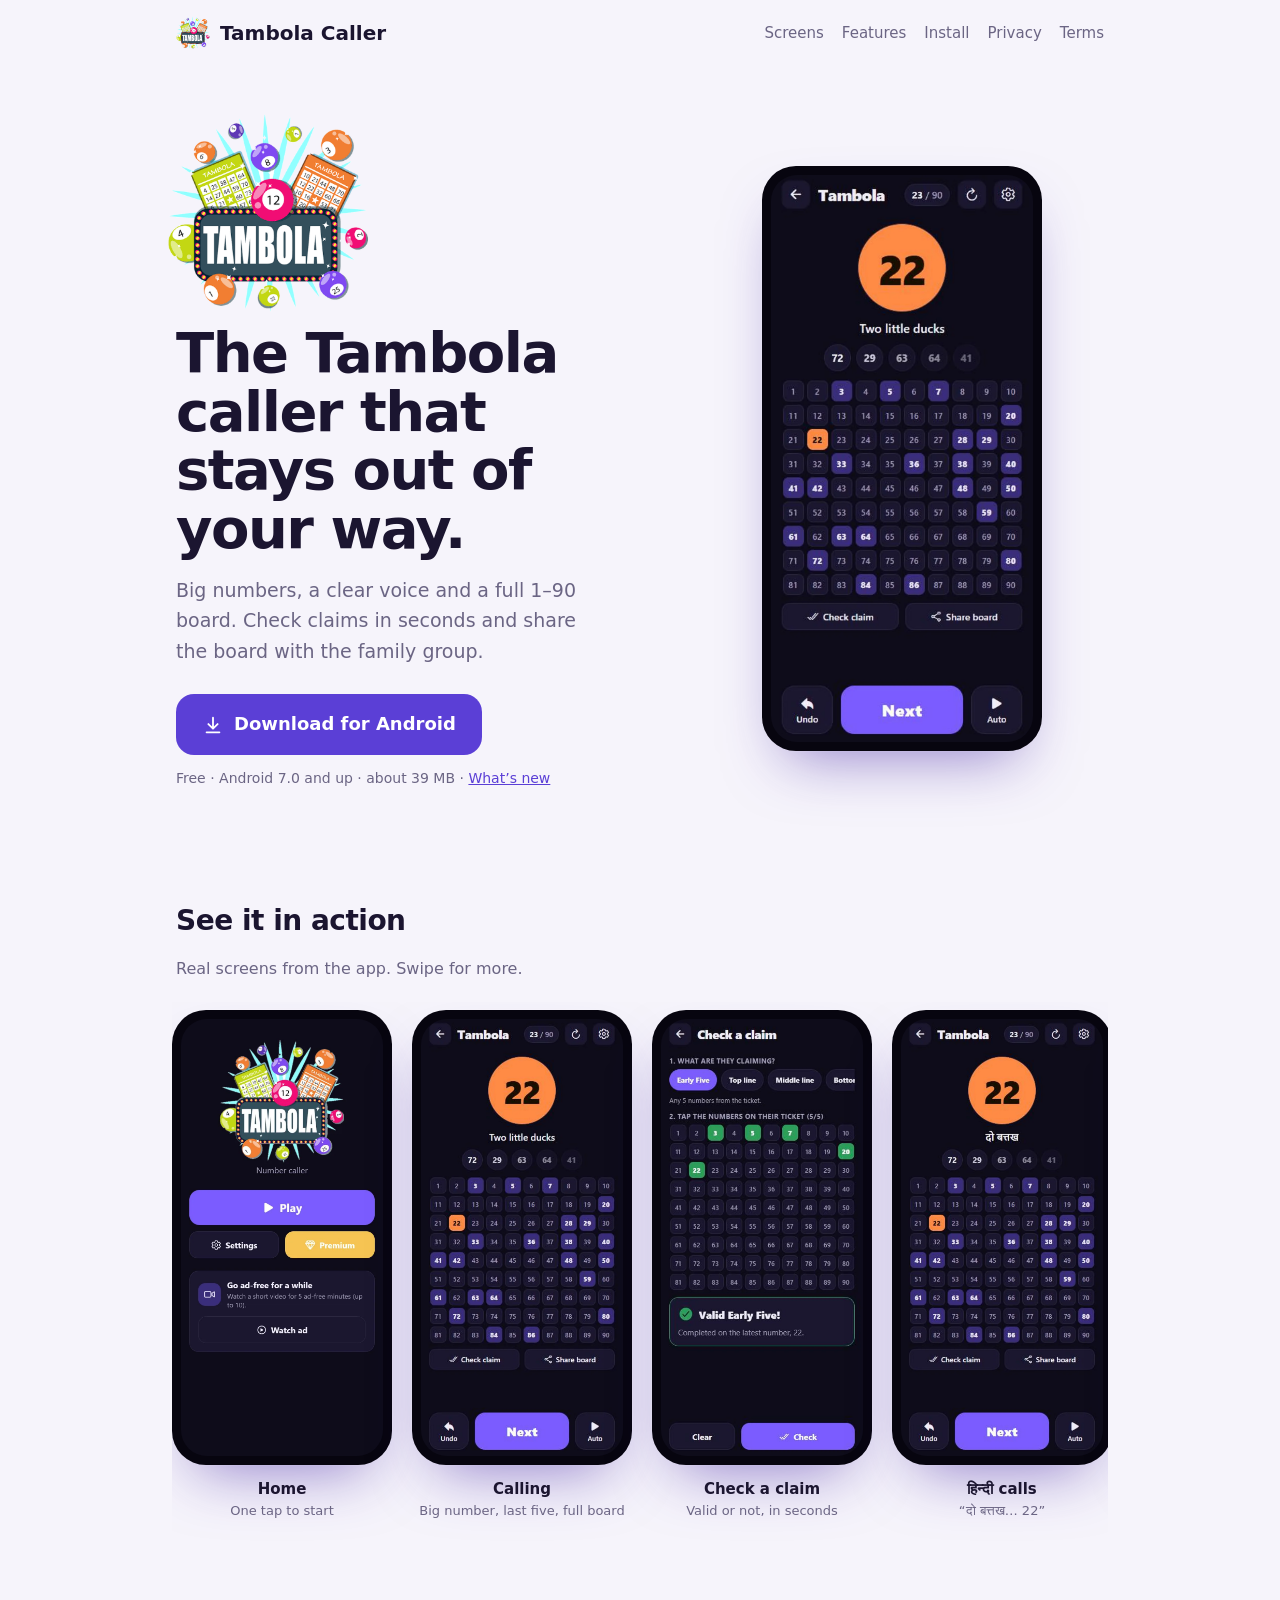
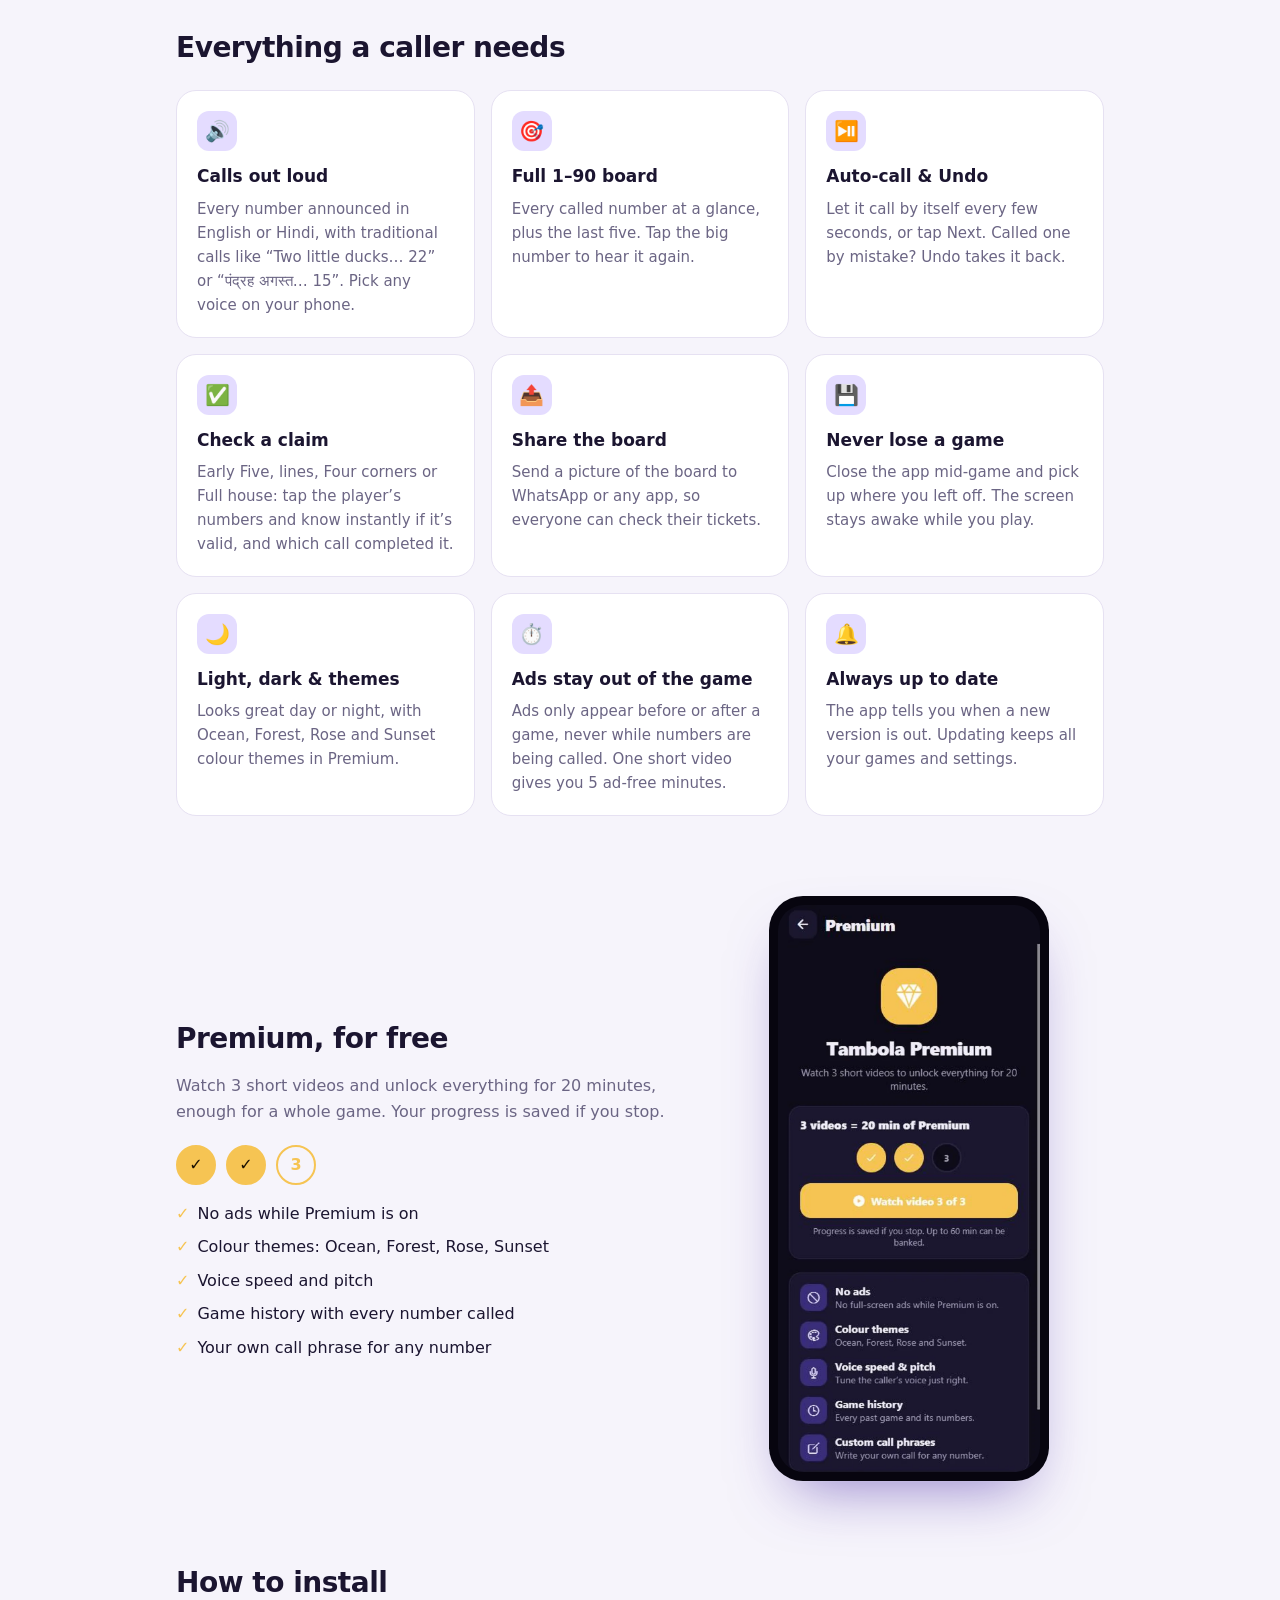
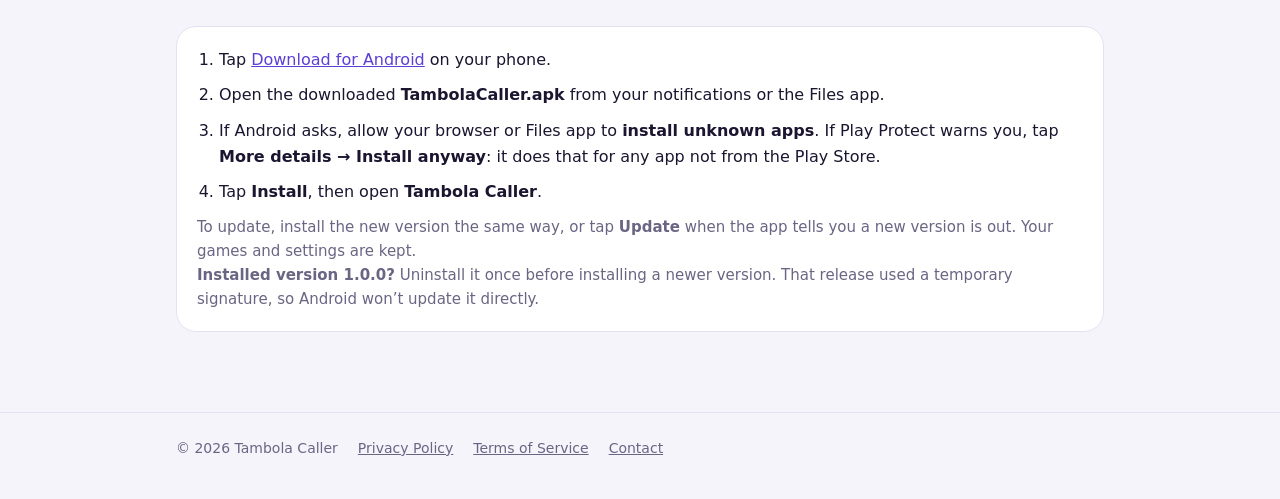
<file: index.html>
<!doctype html>
<html lang="en">
<head>
  <meta charset="utf-8" />
  <meta name="viewport" content="width=device-width, initial-scale=1" />
  <title>Tambola Caller – clean Tambola / Housie number caller</title>
  <meta name="description" content="A clean Tambola (Housie) number caller for Android. Calls numbers out loud in English and Hindi, shows a full 1–90 board, checks claims, shares the board and never interrupts a game with ads." />
  <meta property="og:title" content="Tambola Caller" />
  <meta property="og:description" content="Big numbers, a clear voice, a full 1–90 board and a claim checker. Free for Android." />
  <meta property="og:image" content="https://funsparktv-ai.github.io/Tambola/logo.png" />
  <link rel="icon" href="favicon.png" type="image/png" />
  <link rel="apple-touch-icon" href="apple-touch-icon.png" />
  <link rel="stylesheet" href="styles.css" />
</head>
<body>
  <header class="wrap nav">
    <a class="brand" href="./"><img class="mark" src="favicon.png" alt="" width="34" height="34" />Tambola Caller</a>
    <nav class="links">
      <a class="wide" href="#screens">Screens</a>
      <a class="wide" href="#features">Features</a>
      <a class="wide" href="#install">Install</a>
      <a href="privacy.html">Privacy</a>
      <a href="terms.html">Terms</a>
    </nav>
  </header>

  <main>
    <div class="wrap hero">
      <div>
        <img class="hero-logo" src="logo.png" alt="Tambola" width="220" height="217" />
        <h1>The Tambola caller that stays out of your way.</h1>
        <p class="lead">Big numbers, a clear voice and a full 1–90 board. Check claims in seconds and share the board with the family group.</p>
        <a class="btn" href="https://github.com/funsparktv-ai/Tambola/releases/latest/download/TambolaCaller.apk" id="download">
          <svg viewBox="0 0 24 24" aria-hidden="true"><path fill="currentColor" d="M12 3a1 1 0 0 1 1 1v9.59l3.3-3.3a1 1 0 1 1 1.4 1.42l-5 5a1 1 0 0 1-1.4 0l-5-5a1 1 0 1 1 1.4-1.42l3.3 3.3V4a1 1 0 0 1 1-1zM5 19h14a1 1 0 1 1 0 2H5a1 1 0 1 1 0-2z"/></svg>
          Download for Android
        </a>
        <p class="meta">Free · Android 7.0 and up · about 39 MB · <a href="https://github.com/funsparktv-ai/Tambola/releases">What’s new</a></p>
      </div>

      <figure class="shot">
        <img src="screens/game.webp" alt="A game in progress: the big orange ball shows 22, 'Two little ducks', with the 1–90 board below" width="390" height="844" />
      </figure>
    </div>

    <section id="screens">
      <div class="wrap">
        <h2>See it in action</h2>
        <p class="section-lead">Real screens from the app. Swipe for more.</p>
        <div class="gallery">
          <figure>
            <div class="shot"><img src="screens/home.webp" alt="Home screen with Play, Settings and Premium" loading="lazy" width="390" height="844" /></div>
            <figcaption>Home<span>One tap to start</span></figcaption>
          </figure>
          <figure>
            <div class="shot"><img src="screens/game.webp" alt="Game screen with the current number, last five calls and the full board" loading="lazy" width="390" height="844" /></div>
            <figcaption>Calling<span>Big number, last five, full board</span></figcaption>
          </figure>
          <figure>
            <div class="shot"><img src="screens/claim.webp" alt="Claim checker showing a valid Early Five" loading="lazy" width="390" height="844" /></div>
            <figcaption>Check a claim<span>Valid or not, in seconds</span></figcaption>
          </figure>
          <figure>
            <div class="shot"><img src="screens/hindi.webp" alt="Game screen in Hindi mode showing 'दो बत्तख' under 22" loading="lazy" width="390" height="844" /></div>
            <figcaption>हिन्दी calls<span>“दो बत्तख… 22”</span></figcaption>
          </figure>
          <figure>
            <div class="shot"><img src="screens/settings.webp" alt="Settings with dark mode, colour themes and voice options" loading="lazy" width="390" height="844" /></div>
            <figcaption>Settings<span>Themes, voice, speed</span></figcaption>
          </figure>
          <figure>
            <div class="shot"><img src="screens/premium.webp" alt="Premium screen: watch 3 videos for 20 minutes of Premium" loading="lazy" width="390" height="844" /></div>
            <figcaption>Premium<span>3 videos = 20 minutes</span></figcaption>
          </figure>
        </div>
      </div>
    </section>

    <section id="features">
      <div class="wrap">
        <h2>Everything a caller needs</h2>
        <div class="grid">
          <div class="card"><div class="icon">🔊</div><h3>Calls out loud</h3><p>Every number announced in English or Hindi, with traditional calls like “Two little ducks… 22” or “पंद्रह अगस्त… 15”. Pick any voice on your phone.</p></div>
          <div class="card"><div class="icon">🎯</div><h3>Full 1–90 board</h3><p>Every called number at a glance, plus the last five. Tap the big number to hear it again.</p></div>
          <div class="card"><div class="icon">⏯️</div><h3>Auto-call &amp; Undo</h3><p>Let it call by itself every few seconds, or tap Next. Called one by mistake? Undo takes it back.</p></div>
          <div class="card"><div class="icon">✅</div><h3>Check a claim</h3><p>Early Five, lines, Four corners or Full house: tap the player’s numbers and know instantly if it’s valid, and which call completed it.</p></div>
          <div class="card"><div class="icon">📤</div><h3>Share the board</h3><p>Send a picture of the board to WhatsApp or any app, so everyone can check their tickets.</p></div>
          <div class="card"><div class="icon">💾</div><h3>Never lose a game</h3><p>Close the app mid-game and pick up where you left off. The screen stays awake while you play.</p></div>
          <div class="card"><div class="icon">🌙</div><h3>Light, dark &amp; themes</h3><p>Looks great day or night, with Ocean, Forest, Rose and Sunset colour themes in Premium.</p></div>
          <div class="card"><div class="icon">⏱️</div><h3>Ads stay out of the game</h3><p>Ads only appear before or after a game, never while numbers are being called. One short video gives you 5 ad-free minutes.</p></div>
          <div class="card"><div class="icon">🔔</div><h3>Always up to date</h3><p>The app tells you when a new version is out. Updating keeps all your games and settings.</p></div>
        </div>
      </div>
    </section>

    <section id="premium">
      <div class="wrap premium">
        <div>
          <h2>Premium, for free</h2>
          <p class="section-lead">Watch 3 short videos and unlock everything for 20 minutes, enough for a whole game. Your progress is saved if you stop.</p>
          <div class="pill-row" aria-hidden="true"><span class="dot on">✓</span><span class="dot on">✓</span><span class="dot">3</span></div>
          <ul class="perks">
            <li>No ads while Premium is on</li>
            <li>Colour themes: Ocean, Forest, Rose, Sunset</li>
            <li>Voice speed and pitch</li>
            <li>Game history with every number called</li>
            <li>Your own call phrase for any number</li>
          </ul>
        </div>
        <figure class="shot"><img src="screens/premium.webp" alt="" loading="lazy" width="390" height="844" /></figure>
      </div>
    </section>

    <section id="install">
      <div class="wrap">
        <h2>How to install</h2>
        <div class="card">
          <ol class="steps">
            <li>Tap <a href="https://github.com/funsparktv-ai/Tambola/releases/latest/download/TambolaCaller.apk">Download for Android</a> on your phone.</li>
            <li>Open the downloaded <b>TambolaCaller.apk</b> from your notifications or the Files app.</li>
            <li>If Android asks, allow your browser or Files app to <b>install unknown apps</b>. If Play Protect warns you, tap <b>More details → Install anyway</b>: it does that for any app not from the Play Store.</li>
            <li>Tap <b>Install</b>, then open <b>Tambola Caller</b>.</li>
          </ol>
          <p class="note">To update, install the new version the same way, or tap <b>Update</b> when the app tells you a new version is out. Your games and settings are kept.</p>
          <p class="note"><b>Installed version 1.0.0?</b> Uninstall it once before installing a newer version. That release used a temporary signature, so Android won’t update it directly.</p>
        </div>
      </div>
    </section>
  </main>

  <footer>
    <div class="wrap">
      <span>© 2026 Tambola Caller</span>
      <a href="privacy.html">Privacy Policy</a>
      <a href="terms.html">Terms of Service</a>
      <a href="mailto:namish.malhotra.2013@gmail.com">Contact</a>
    </div>
  </footer>
</body>
</html>
</file>
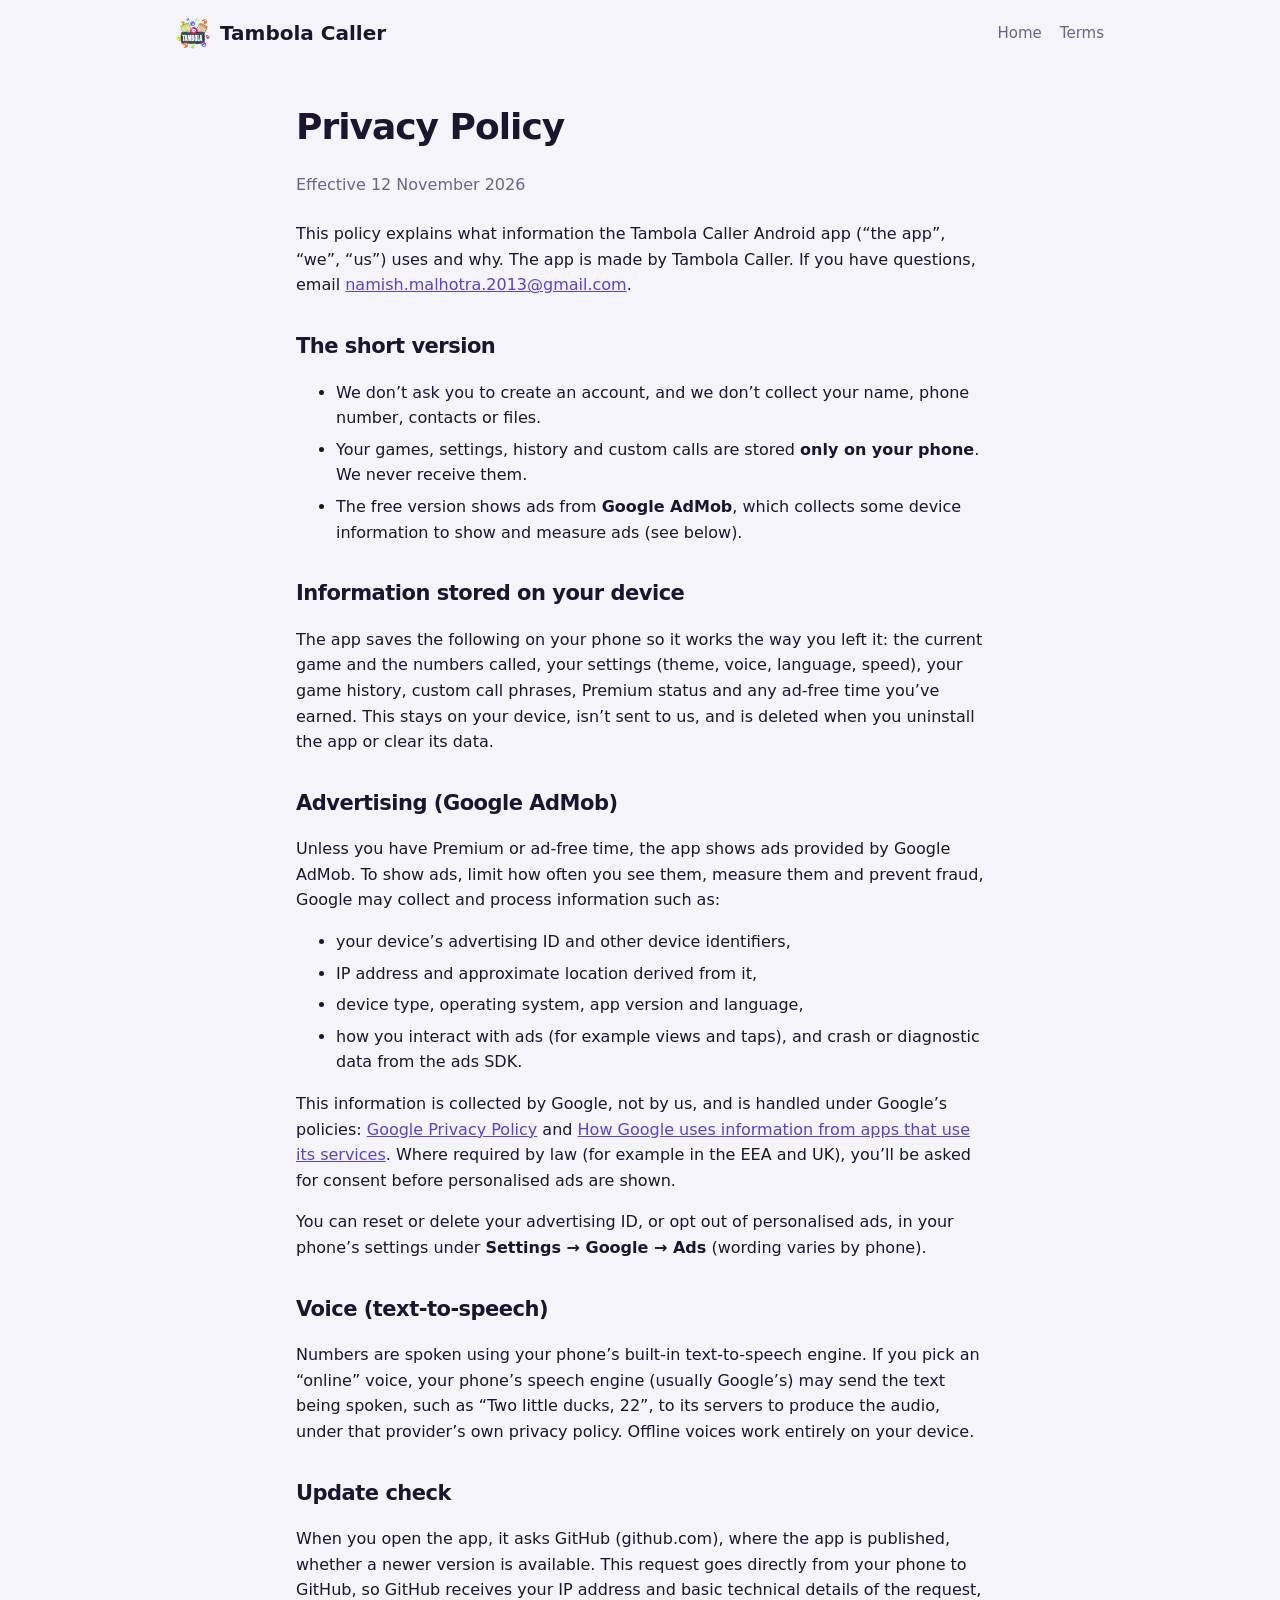
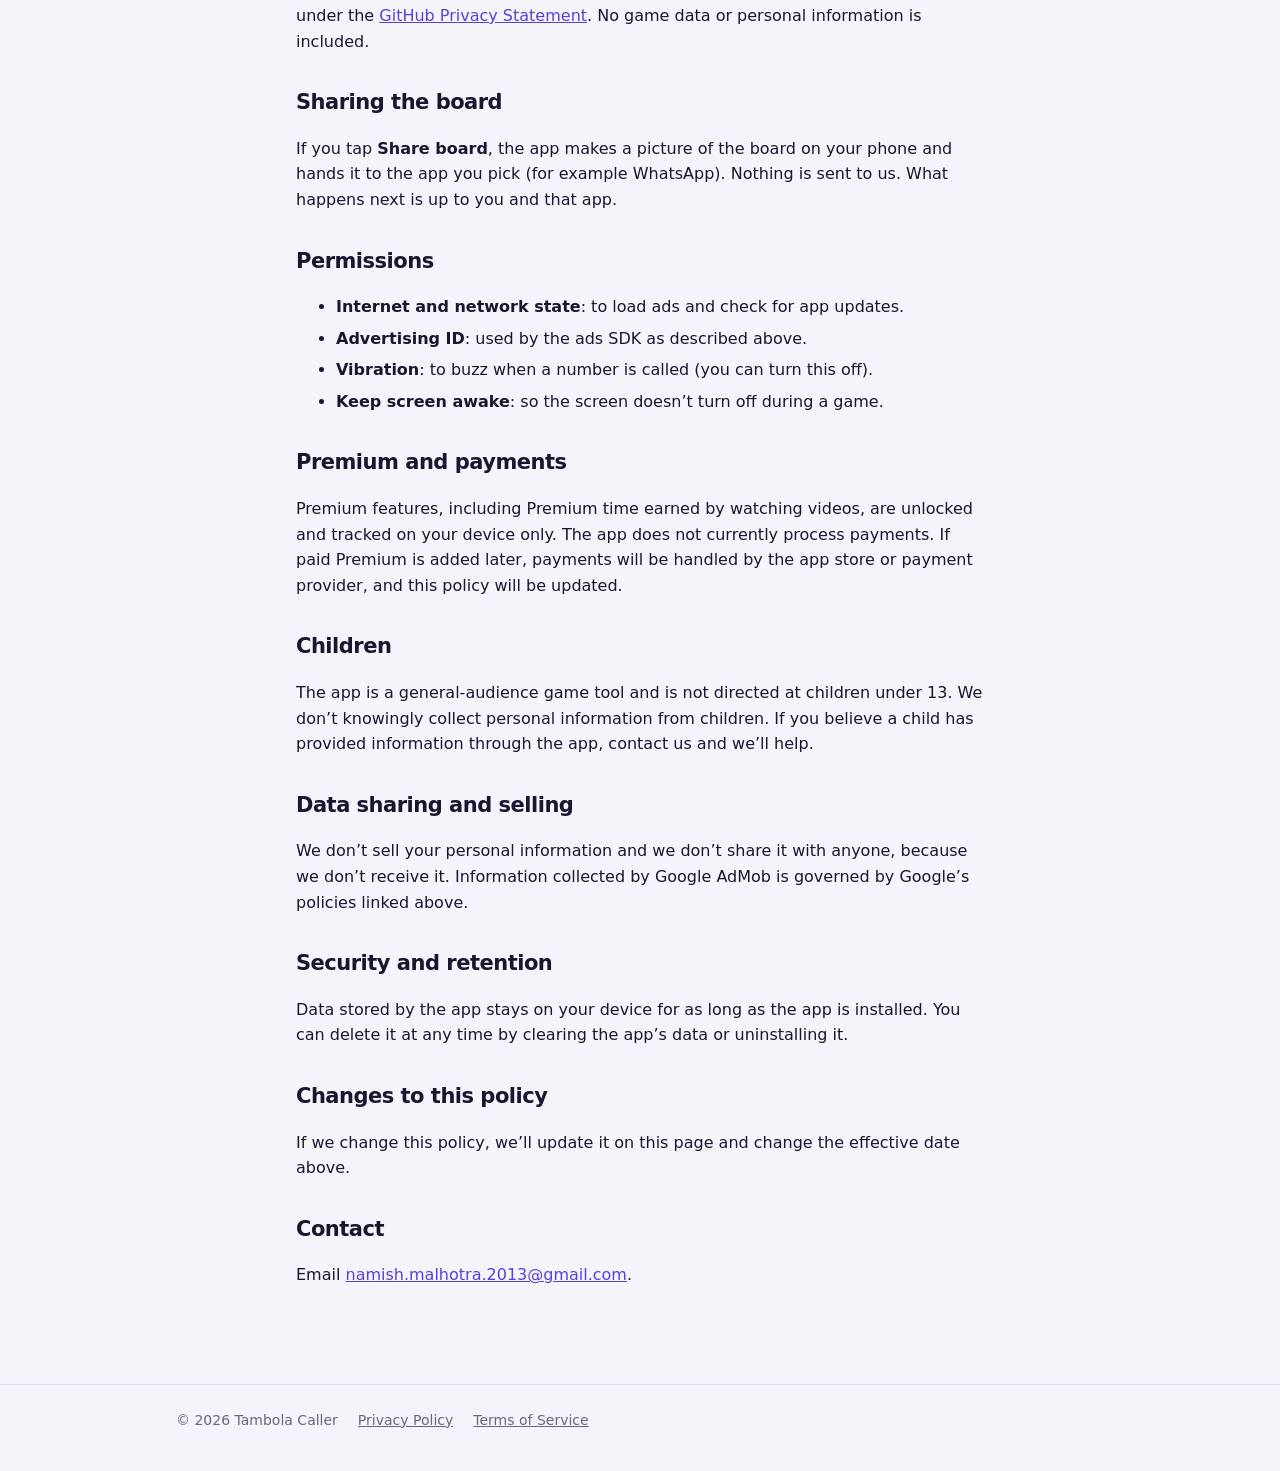
<file: privacy.html>
<!doctype html>
<html lang="en">
<head>
  <meta charset="utf-8" />
  <meta name="viewport" content="width=device-width, initial-scale=1" />
  <title>Privacy Policy – Tambola Caller</title>
  <link rel="icon" href="favicon.png" type="image/png" />
  <link rel="apple-touch-icon" href="apple-touch-icon.png" />
  <link rel="stylesheet" href="styles.css" />
</head>
<body>
  <header class="wrap nav">
    <a class="brand" href="./"><img class="mark" src="favicon.png" alt="" width="34" height="34" />Tambola Caller</a>
    <nav class="links"><a href="./">Home</a><a href="terms.html">Terms</a></nav>
  </header>

  <main class="wrap legal">
    <h1>Privacy Policy</h1>
    <p class="updated">Effective 12 November 2026</p>

    <p>This policy explains what information the Tambola Caller Android app (“the app”, “we”, “us”) uses and why. The app is made by Tambola Caller. If you have questions, email <a href="mailto:namish.malhotra.2013@gmail.com">namish.malhotra.2013@gmail.com</a>.</p>

    <h2>The short version</h2>
    <ul>
      <li>We don’t ask you to create an account, and we don’t collect your name, phone number, contacts or files.</li>
      <li>Your games, settings, history and custom calls are stored <b>only on your phone</b>. We never receive them.</li>
      <li>The free version shows ads from <b>Google AdMob</b>, which collects some device information to show and measure ads (see below).</li>
    </ul>

    <h2>Information stored on your device</h2>
    <p>The app saves the following on your phone so it works the way you left it: the current game and the numbers called, your settings (theme, voice, language, speed), your game history, custom call phrases, Premium status and any ad-free time you’ve earned. This stays on your device, isn’t sent to us, and is deleted when you uninstall the app or clear its data.</p>

    <h2>Advertising (Google AdMob)</h2>
    <p>Unless you have Premium or ad-free time, the app shows ads provided by Google AdMob. To show ads, limit how often you see them, measure them and prevent fraud, Google may collect and process information such as:</p>
    <ul>
      <li>your device’s advertising ID and other device identifiers,</li>
      <li>IP address and approximate location derived from it,</li>
      <li>device type, operating system, app version and language,</li>
      <li>how you interact with ads (for example views and taps), and crash or diagnostic data from the ads SDK.</li>
    </ul>
    <p>This information is collected by Google, not by us, and is handled under Google’s policies: <a href="https://policies.google.com/privacy" rel="noopener">Google Privacy Policy</a> and <a href="https://policies.google.com/technologies/partner-sites" rel="noopener">How Google uses information from apps that use its services</a>. Where required by law (for example in the EEA and UK), you’ll be asked for consent before personalised ads are shown.</p>
    <p>You can reset or delete your advertising ID, or opt out of personalised ads, in your phone’s settings under <b>Settings → Google → Ads</b> (wording varies by phone).</p>

    <h2>Voice (text-to-speech)</h2>
    <p>Numbers are spoken using your phone’s built-in text-to-speech engine. If you pick an “online” voice, your phone’s speech engine (usually Google’s) may send the text being spoken, such as “Two little ducks, 22”, to its servers to produce the audio, under that provider’s own privacy policy. Offline voices work entirely on your device.</p>

    <h2>Update check</h2>
    <p>When you open the app, it asks GitHub (github.com), where the app is published, whether a newer version is available. This request goes directly from your phone to GitHub, so GitHub receives your IP address and basic technical details of the request, under the <a href="https://docs.github.com/site-policy/privacy-policies/github-general-privacy-statement" rel="noopener">GitHub Privacy Statement</a>. No game data or personal information is included.</p>

    <h2>Sharing the board</h2>
    <p>If you tap <b>Share board</b>, the app makes a picture of the board on your phone and hands it to the app you pick (for example WhatsApp). Nothing is sent to us. What happens next is up to you and that app.</p>

    <h2>Permissions</h2>
    <ul>
      <li><b>Internet and network state</b>: to load ads and check for app updates.</li>
      <li><b>Advertising ID</b>: used by the ads SDK as described above.</li>
      <li><b>Vibration</b>: to buzz when a number is called (you can turn this off).</li>
      <li><b>Keep screen awake</b>: so the screen doesn’t turn off during a game.</li>
    </ul>

    <h2>Premium and payments</h2>
    <p>Premium features, including Premium time earned by watching videos, are unlocked and tracked on your device only. The app does not currently process payments. If paid Premium is added later, payments will be handled by the app store or payment provider, and this policy will be updated.</p>

    <h2>Children</h2>
    <p>The app is a general-audience game tool and is not directed at children under 13. We don’t knowingly collect personal information from children. If you believe a child has provided information through the app, contact us and we’ll help.</p>

    <h2>Data sharing and selling</h2>
    <p>We don’t sell your personal information and we don’t share it with anyone, because we don’t receive it. Information collected by Google AdMob is governed by Google’s policies linked above.</p>

    <h2>Security and retention</h2>
    <p>Data stored by the app stays on your device for as long as the app is installed. You can delete it at any time by clearing the app’s data or uninstalling it.</p>

    <h2>Changes to this policy</h2>
    <p>If we change this policy, we’ll update it on this page and change the effective date above.</p>

    <h2>Contact</h2>
    <p>Email <a href="mailto:namish.malhotra.2013@gmail.com">namish.malhotra.2013@gmail.com</a>.</p>
  </main>

  <footer>
    <div class="wrap">
      <span>© 2026 Tambola Caller</span>
      <a href="privacy.html">Privacy Policy</a>
      <a href="terms.html">Terms of Service</a>
    </div>
  </footer>
</body>
</html>
</file>
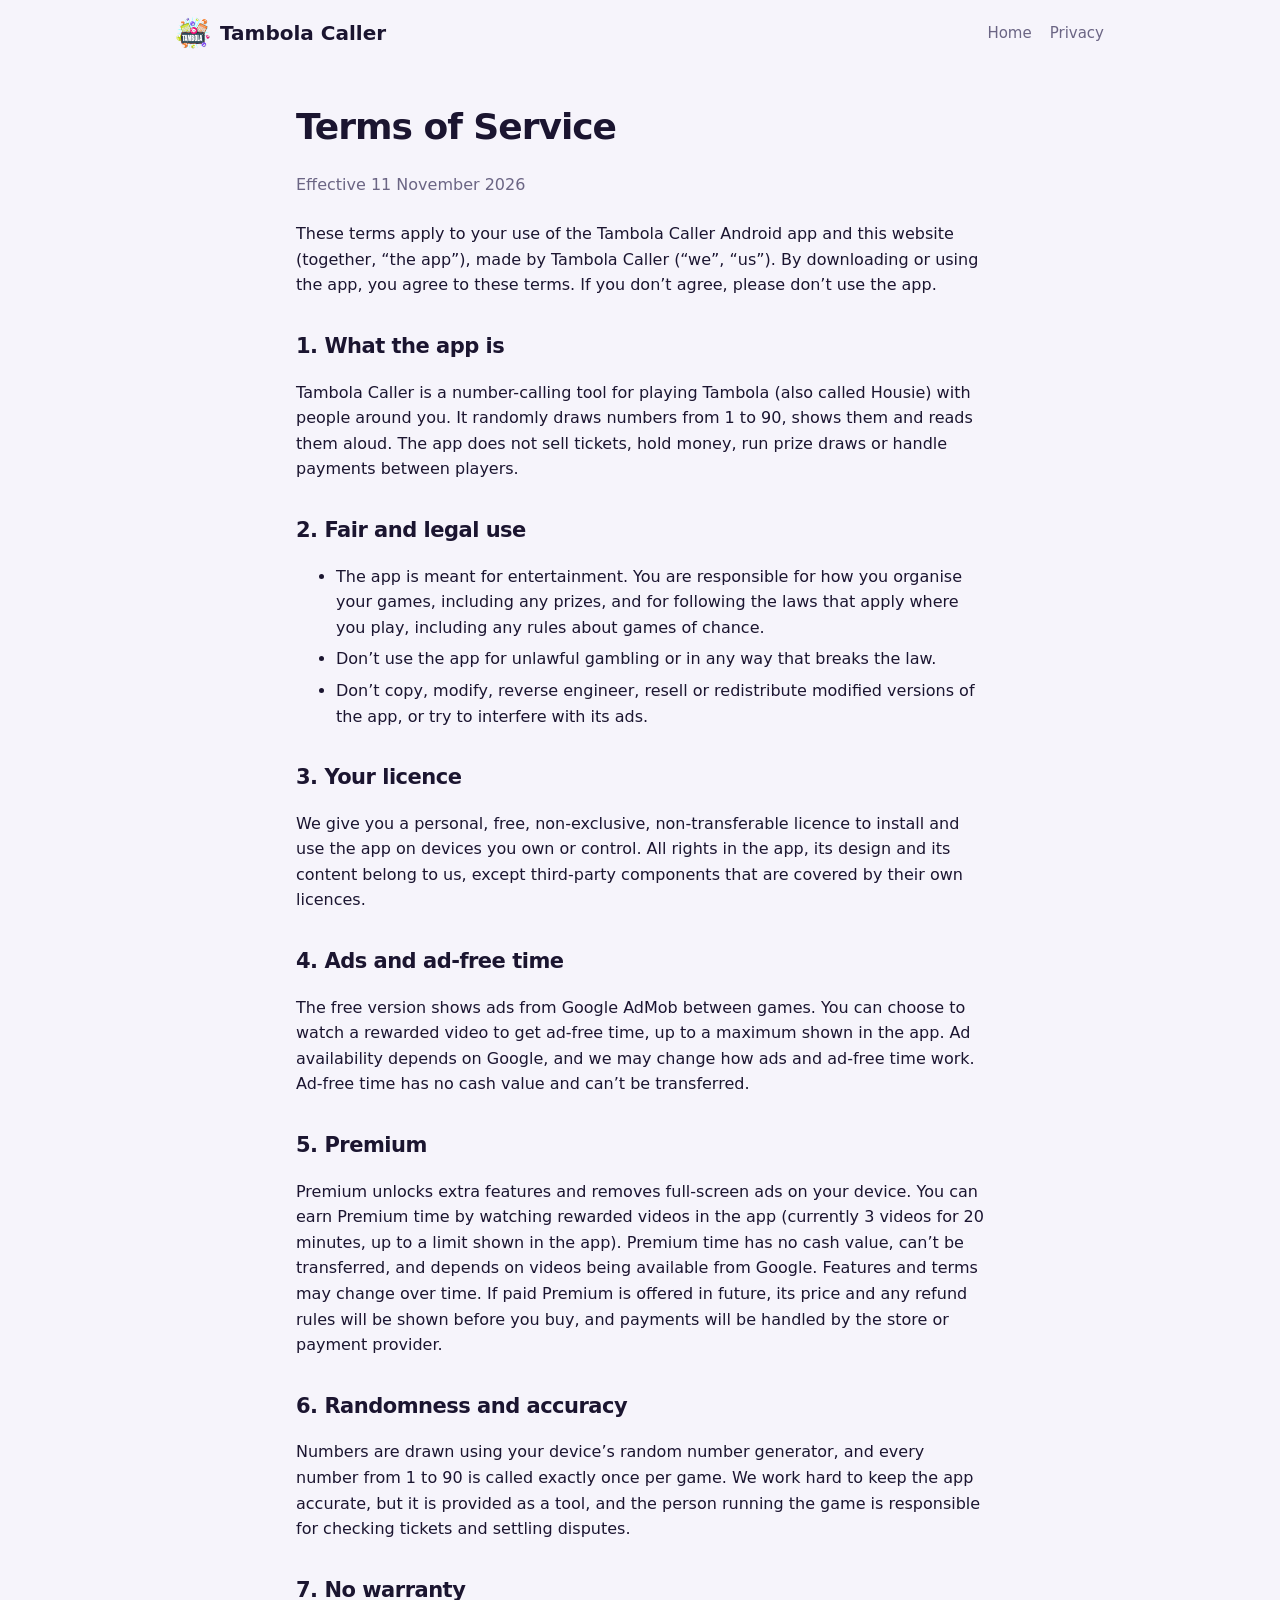
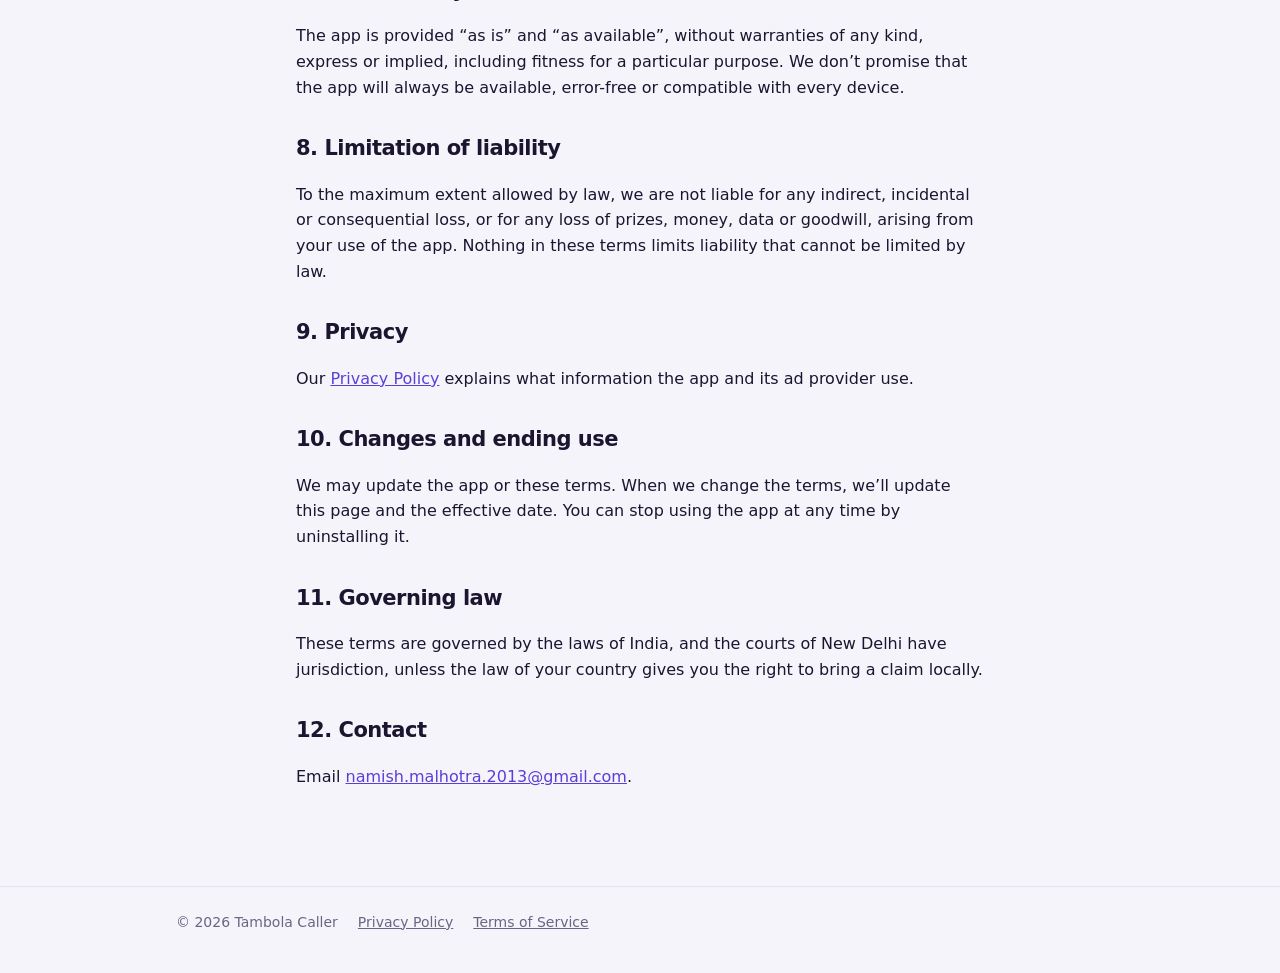
<file: terms.html>
<!doctype html>
<html lang="en">
<head>
  <meta charset="utf-8" />
  <meta name="viewport" content="width=device-width, initial-scale=1" />
  <title>Terms of Service – Tambola Caller</title>
  <link rel="icon" href="favicon.png" type="image/png" />
  <link rel="apple-touch-icon" href="apple-touch-icon.png" />
  <link rel="stylesheet" href="styles.css" />
</head>
<body>
  <header class="wrap nav">
    <a class="brand" href="./"><img class="mark" src="favicon.png" alt="" width="34" height="34" />Tambola Caller</a>
    <nav class="links"><a href="./">Home</a><a href="privacy.html">Privacy</a></nav>
  </header>

  <main class="wrap legal">
    <h1>Terms of Service</h1>
    <p class="updated">Effective 11 November 2026</p>

    <p>These terms apply to your use of the Tambola Caller Android app and this website (together, “the app”), made by Tambola Caller (“we”, “us”). By downloading or using the app, you agree to these terms. If you don’t agree, please don’t use the app.</p>

    <h2>1. What the app is</h2>
    <p>Tambola Caller is a number-calling tool for playing Tambola (also called Housie) with people around you. It randomly draws numbers from 1 to 90, shows them and reads them aloud. The app does not sell tickets, hold money, run prize draws or handle payments between players.</p>

    <h2>2. Fair and legal use</h2>
    <ul>
      <li>The app is meant for entertainment. You are responsible for how you organise your games, including any prizes, and for following the laws that apply where you play, including any rules about games of chance.</li>
      <li>Don’t use the app for unlawful gambling or in any way that breaks the law.</li>
      <li>Don’t copy, modify, reverse engineer, resell or redistribute modified versions of the app, or try to interfere with its ads.</li>
    </ul>

    <h2>3. Your licence</h2>
    <p>We give you a personal, free, non-exclusive, non-transferable licence to install and use the app on devices you own or control. All rights in the app, its design and its content belong to us, except third-party components that are covered by their own licences.</p>

    <h2>4. Ads and ad-free time</h2>
    <p>The free version shows ads from Google AdMob between games. You can choose to watch a rewarded video to get ad-free time, up to a maximum shown in the app. Ad availability depends on Google, and we may change how ads and ad-free time work. Ad-free time has no cash value and can’t be transferred.</p>

    <h2>5. Premium</h2>
    <p>Premium unlocks extra features and removes full-screen ads on your device. You can earn Premium time by watching rewarded videos in the app (currently 3 videos for 20 minutes, up to a limit shown in the app). Premium time has no cash value, can’t be transferred, and depends on videos being available from Google. Features and terms may change over time. If paid Premium is offered in future, its price and any refund rules will be shown before you buy, and payments will be handled by the store or payment provider.</p>

    <h2>6. Randomness and accuracy</h2>
    <p>Numbers are drawn using your device’s random number generator, and every number from 1 to 90 is called exactly once per game. We work hard to keep the app accurate, but it is provided as a tool, and the person running the game is responsible for checking tickets and settling disputes.</p>

    <h2>7. No warranty</h2>
    <p>The app is provided “as is” and “as available”, without warranties of any kind, express or implied, including fitness for a particular purpose. We don’t promise that the app will always be available, error-free or compatible with every device.</p>

    <h2>8. Limitation of liability</h2>
    <p>To the maximum extent allowed by law, we are not liable for any indirect, incidental or consequential loss, or for any loss of prizes, money, data or goodwill, arising from your use of the app. Nothing in these terms limits liability that cannot be limited by law.</p>

    <h2>9. Privacy</h2>
    <p>Our <a href="privacy.html">Privacy Policy</a> explains what information the app and its ad provider use.</p>

    <h2>10. Changes and ending use</h2>
    <p>We may update the app or these terms. When we change the terms, we’ll update this page and the effective date. You can stop using the app at any time by uninstalling it.</p>

    <h2>11. Governing law</h2>
    <p>These terms are governed by the laws of India, and the courts of New Delhi have jurisdiction, unless the law of your country gives you the right to bring a claim locally.</p>

    <h2>12. Contact</h2>
    <p>Email <a href="mailto:namish.malhotra.2013@gmail.com">namish.malhotra.2013@gmail.com</a>.</p>
  </main>

  <footer>
    <div class="wrap">
      <span>© 2026 Tambola Caller</span>
      <a href="privacy.html">Privacy Policy</a>
      <a href="terms.html">Terms of Service</a>
    </div>
  </footer>
</body>
</html>
</file>
<file: styles.css>
:root {
  --bg: #f6f4fb;
  --surface: #ffffff;
  --text: #1b1530;
  --muted: #6b6584;
  --border: #e6e1f2;
  --accent: #5b3fd6;
  --accent-text: #ffffff;
  --ball: #ff7a2f;
  --soft: #e4dcff;
  --soft-text: #3b23a8;
  color-scheme: light;
}
@media (prefers-color-scheme: dark) {
  :root {
    --bg: #0f0c1a;
    --surface: #1b1730;
    --text: #f1eefa;
    --muted: #a39dbb;
    --border: #2a2445;
    --accent: #7a5cff;
    --ball: #ff8a45;
    --soft: #3a2e7a;
    --soft-text: #e9e3ff;
    color-scheme: dark;
  }
}

* { box-sizing: border-box; }
html { -webkit-text-size-adjust: 100%; }
body {
  margin: 0;
  background: var(--bg);
  color: var(--text);
  font: 16px/1.6 system-ui, -apple-system, "Segoe UI", Roboto, "Noto Sans", sans-serif;
}
a { color: var(--accent); }
.wrap { max-width: 960px; margin: 0 auto; padding: 0 16px; }

/* header */
.nav { display: flex; align-items: center; gap: 16px; padding-block: 16px; }
.brand { display: flex; align-items: center; gap: 10px; font-weight: 800; font-size: 20px; color: var(--text); text-decoration: none; white-space: nowrap; }
.brand .mark { width: 34px; height: 34px; object-fit: contain; }
.hero-logo { width: 200px; height: auto; display: block; margin: 0 0 12px -8px; }
.brand .dot { width: 32px; height: 32px; border-radius: 50%; background: var(--ball); color: #fff; display: grid; place-items: center; font-size: 13px; }
.nav .links { margin-left: auto; display: flex; gap: 18px; font-size: 15px; }
.nav .links a { color: var(--muted); text-decoration: none; }
.nav .links a:hover { color: var(--text); }

/* hero */
.hero { display: grid; grid-template-columns: 1.2fr 1fr; gap: 40px; align-items: center; padding-block: 48px 56px; }
.hero h1 { font-size: clamp(36px, 7vw, 56px); line-height: 1.05; letter-spacing: -1.5px; margin: 0 0 16px; }
.hero p.lead { font-size: 19px; color: var(--muted); margin: 0 0 28px; max-width: 34ch; }
.btn {
  display: inline-flex; align-items: center; gap: 10px;
  background: var(--accent); color: var(--accent-text); text-decoration: none;
  font-weight: 700; font-size: 18px; padding: 16px 26px; border-radius: 18px;
}
.btn:hover { filter: brightness(1.08); }
.btn svg { width: 22px; height: 22px; }
.meta { color: var(--muted); font-size: 14px; margin-top: 12px; }

/* phone mock */
.phone {
  justify-self: center; width: min(300px, 100%); aspect-ratio: 9 / 18.5;
  background: var(--surface); border: 1px solid var(--border); border-radius: 36px;
  padding: 22px 16px; display: flex; flex-direction: column; align-items: center;
  box-shadow: 0 24px 60px -24px rgba(60, 30, 160, .35);
}
.phone .ball { width: 92px; height: 92px; border-radius: 50%; background: var(--ball); color: #fff; font-size: 42px; font-weight: 800; display: grid; place-items: center; margin-top: 8px; }
.phone .call { font-weight: 600; margin: 10px 0 12px; }
.phone .board { display: grid; grid-template-columns: repeat(10, 1fr); gap: 3px; width: 100%; }
.phone .board span { aspect-ratio: 1; border: 1px solid var(--border); border-radius: 4px; font-size: 8px; color: var(--muted); display: grid; place-items: center; }
.phone .board span.on { background: var(--soft); color: var(--soft-text); border-color: transparent; font-weight: 800; }
.phone .board span.now { background: var(--ball); color: #fff; border-color: transparent; font-weight: 800; }
.phone .next { margin-top: auto; width: 100%; background: var(--accent); color: #fff; border-radius: 14px; text-align: center; font-weight: 800; padding: 12px; }

/* real app screenshots in a phone frame */
.shot {
  margin: 0; justify-self: center; width: min(280px, 100%);
  border-radius: 34px; padding: 9px; background: #07050f;
  box-shadow: 0 0 0 1px rgba(255,255,255,.06), 0 28px 60px -24px rgba(60, 30, 160, .55);
}
.shot img { display: block; width: 100%; height: auto; aspect-ratio: 390 / 844; border-radius: 26px; }
.gallery {
  display: flex; gap: 20px; overflow-x: auto; scroll-snap-type: x mandatory;
  padding: 8px 4px 24px; margin: 0 -4px; scrollbar-width: thin;
}
.gallery figure { flex: 0 0 220px; scroll-snap-align: start; margin: 0; }
.gallery .shot { width: 220px; }
.gallery figcaption { text-align: center; margin-top: 12px; font-weight: 700; font-size: 15px; }
.gallery figcaption span { display: block; font-weight: 400; color: var(--muted); font-size: 13px; }
.section-lead { color: var(--muted); margin: -8px 0 20px; max-width: 60ch; }

/* premium */
.premium { display: grid; grid-template-columns: 1.3fr 1fr; gap: 32px; align-items: center; }
.pill-row { display: flex; gap: 10px; margin: 16px 0; }
.pill-row .dot { width: 40px; height: 40px; border-radius: 50%; border: 2px solid #f6c453; display: grid; place-items: center; font-weight: 800; color: #f6c453; }
.pill-row .dot.on { background: #f6c453; color: #1b1000; }
.perks { list-style: none; padding: 0; margin: 0; display: grid; gap: 8px; }
.perks li::before { content: "✓"; color: #f6c453; font-weight: 800; margin-right: 8px; }

/* sections */
section { padding: 40px 0; }
h2 { font-size: 28px; letter-spacing: -.5px; margin: 0 0 20px; }
.grid { display: grid; grid-template-columns: repeat(3, 1fr); gap: 16px; }
.card { background: var(--surface); border: 1px solid var(--border); border-radius: 20px; padding: 20px; }
.card h3 { margin: 0 0 6px; font-size: 17px; }
.card p { margin: 0; color: var(--muted); font-size: 15px; }
.icon { width: 40px; height: 40px; border-radius: 12px; background: var(--soft); color: var(--soft-text); display: grid; place-items: center; margin-bottom: 12px; font-size: 20px; }
ol.steps { padding-left: 22px; margin: 0; }
ol.steps li { margin-bottom: 10px; }
.note { color: var(--muted); font-size: 14px; }

footer { border-top: 1px solid var(--border); margin-top: 40px; padding: 24px 0 40px; color: var(--muted); font-size: 14px; }
footer .wrap { display: flex; flex-wrap: wrap; gap: 8px 20px; }
footer a { color: var(--muted); }

/* legal pages */
.legal { max-width: 720px; padding-block: 24px 40px; }
.legal h1 { font-size: 36px; letter-spacing: -1px; margin: 8px 0 4px; }
.legal h2 { font-size: 21px; margin: 32px 0 8px; }
.legal .updated { color: var(--muted); margin-bottom: 24px; }
.legal li { margin-bottom: 6px; }

@media (max-width: 760px) {
  .hero { grid-template-columns: 1fr; padding-block-start: 24px; gap: 32px; }
  .grid { grid-template-columns: 1fr; }
  .premium { grid-template-columns: 1fr; }
  .gallery figure { flex-basis: 70%; }
  .gallery .shot { width: 100%; }
  .nav .links { gap: 14px; font-size: 14px; }
  .nav .links .wide { display: none; }
  .btn { width: 100%; justify-content: center; }
}
</file>
